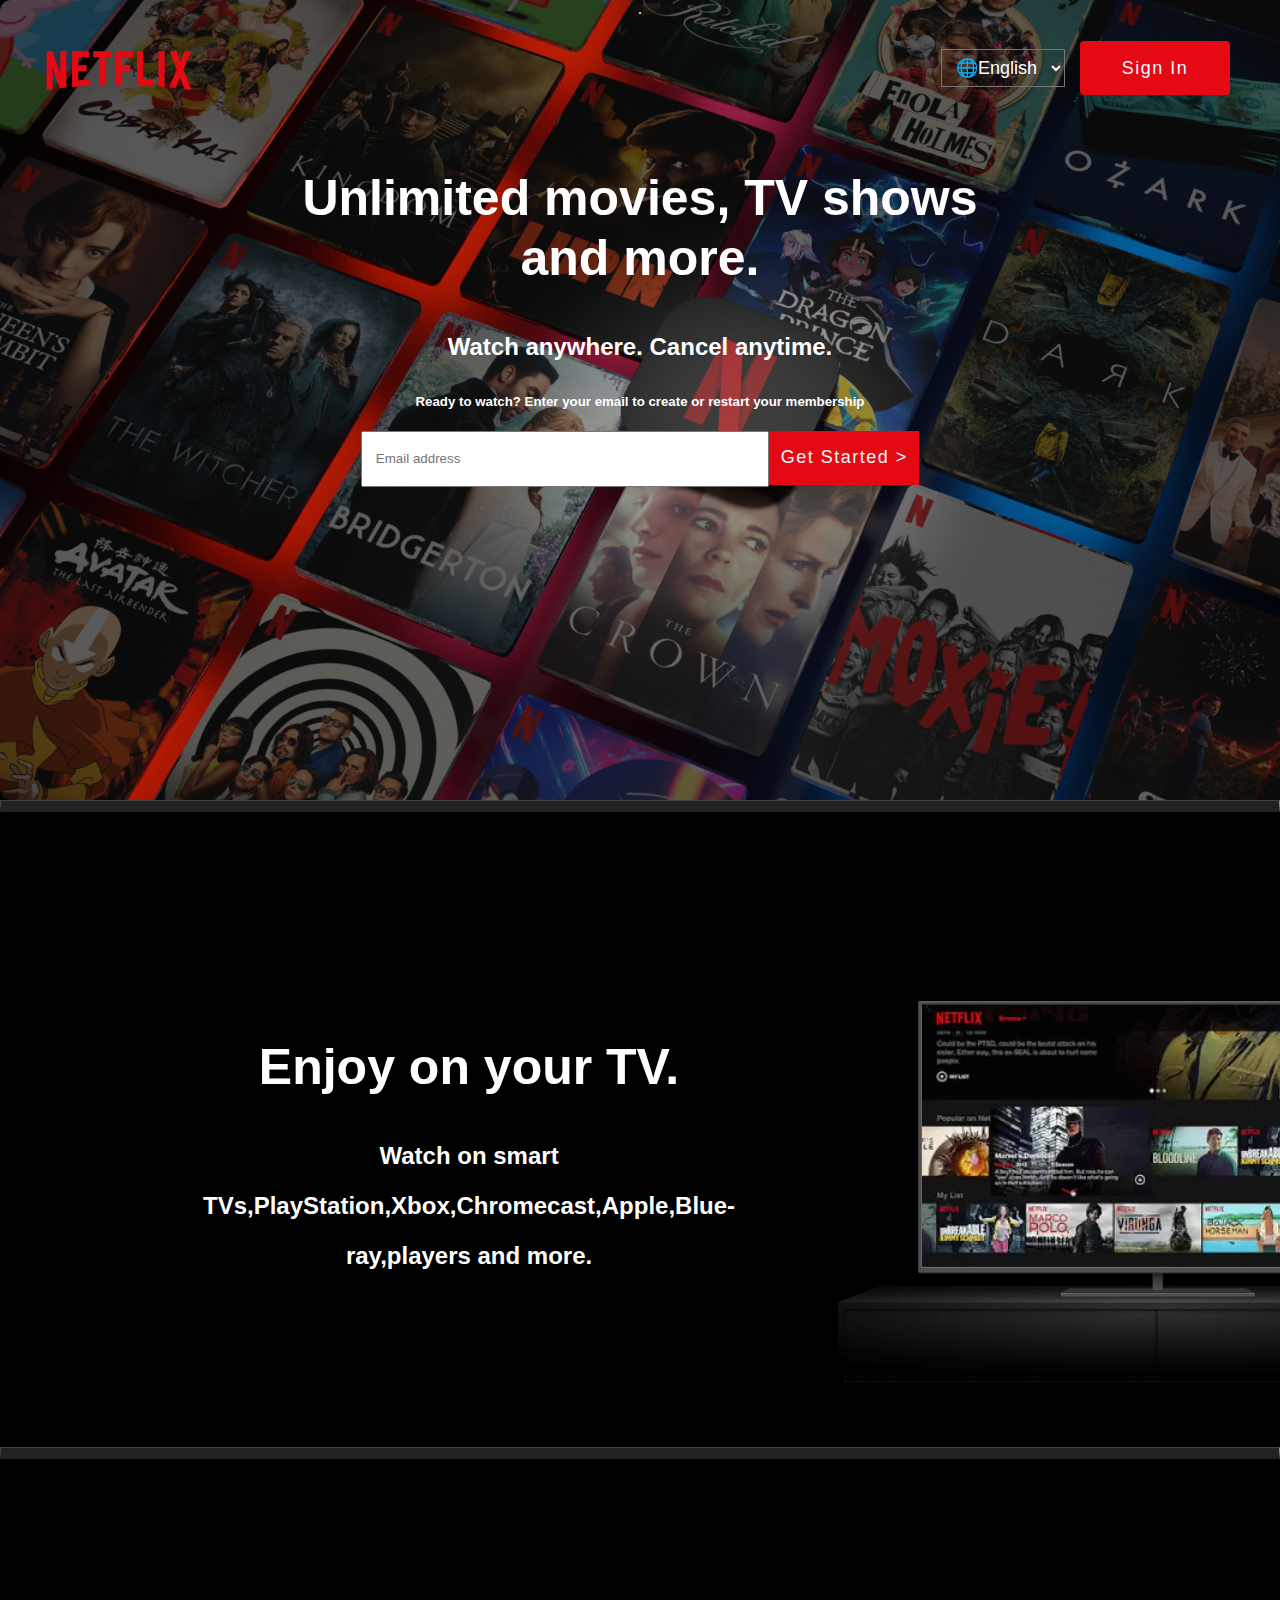
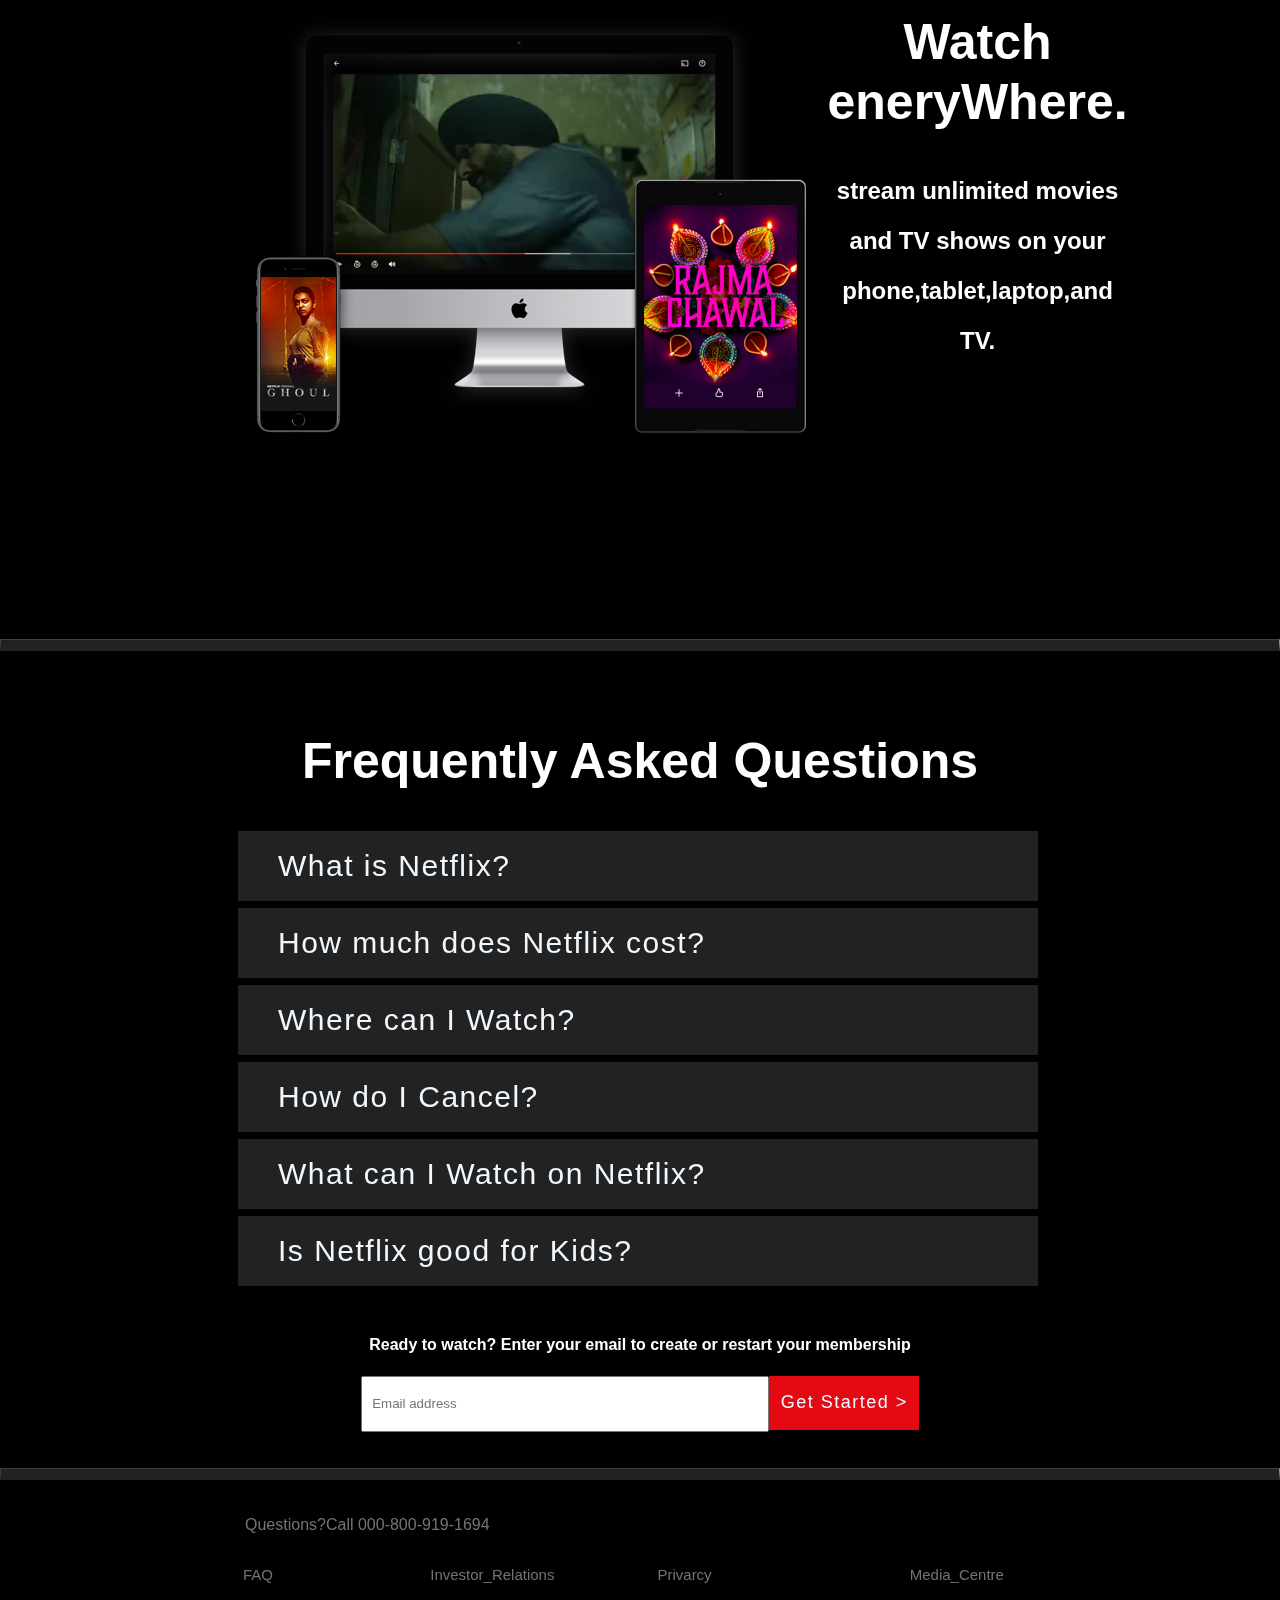
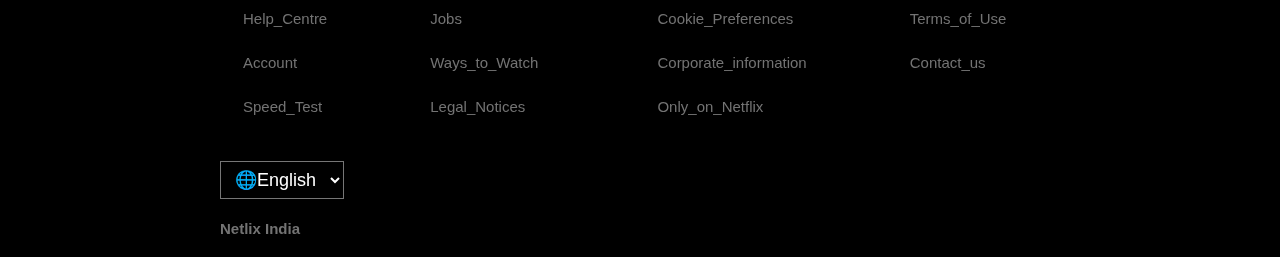
<file: index.html>
<!DOCTYPE html>
<html lang="en">
<head>
    <meta charset="UTF-8">
    <meta http-equiv="X-UA-Compatible" content="IE=edge">
    <meta name="viewport" content="width=device-width, initial-scale=1.0">
    <title>Netflix</title>
    <link rel="stylesheet" href="/style.css">
    <link rel="icon" href="/img/netflix-3521600-2945044.webp">
</head>
<body>
    <div id="xyz">

    
    <div class="header">
        .
        <div id="logo">
            <a href="/login.html"><img src="/img/580b57fcd9996e24bc43c529.png" height="100px" alt=""></a>
        </div>
        
        
        
        <div class="container">
            <nav class="navbar">
                <!-- <div class="left">
                    <img src="img/580b57fcd9996e24bc43c529.png" alt="">
                </div> -->
                <div class="right">
                    <select name="language" class="language">
                        <option value="English">🌐English</option>
                        <option value="Hindi">🌐Hindi</option>
                    </select>
                    <button><a href="/login.html">Sign In</a></button>
                </div>
            </nav>
           
        
    </div>
    <div class="container">
        <div class="title">
           <div class="sub-title">
            <h1>Unlimited movies, TV  shows <br> and more.</h1>
            <h2>Watch anywhere. Cancel anytime.</h2>
            <h5>Ready to watch? Enter your email to create or restart your membership</h5>
            <form action="">
                <input type="email" name="" placeholder="   Email address" class="email">
                <button><a class="get" href="#">Get Started ></a></button>
            </form>
           </div>

        </div>

    </div>
    </div>
    <!-- <div class="enjoy">
        <div class="sub-enjoy">
            
        
        <td><h1>Enjoy on your TV.</h1>
            <h2>Watch on smart TVs,PlayStation,Xbox,Chromecast,Apple,Blue-ray,players and more.</h2></td>
        <td><img src="/img/tv.png" alt="">
            <video src="/video/H95B.mp4" autoplay loop  ></video></td>
        </div>
       
            
        
        
    </div> -->
    <hr><br><br><br><br>
    <div class="download">
        <table>
            <tr>
                <td><h1>Enjoy on your TV.</h1>
                    <h2>Watch on smart TVs,PlayStation,Xbox,Chromecast,Apple,Blue-ray,players and more.</h2></td>
                    <td><img src="/img/tv.png" alt="">
                        <video src="/video/H95B.mp4" autoplay  loop  ></video></td>
            </tr>
        </table>
    </div><br><br><br><br><br><br><br><br>
    <hr>
    <div class="main-download">
        <table>
            <tr>
                <td><img src="/img/device-pile-in.png"  alt="">
                    <video src="/video/video-devices-in.m4v"  autoplay loop  ></video></td>
                <td ><h1>Watch eneryWhere.</h1>
                    <h2>stream unlimited movies and TV shows on your phone,tablet,laptop,and TV.</h2></td>
            </tr>
        </table>

    </div>
    
    <hr style="margin-top: 250px;">
    <div class="Frequently">
        <div class="sub-Frequently">
            <h1 style="margin-top: 80px;">Frequently Asked Questions</h1> <div class="freq">

            <button class="sub-freq"><a href="">What is Netflix?</a></button><br>
            <button class="sub-freq"><a href="">How much does Netflix cost?</a></button><br>
            <button class="sub-freq"><a href="">Where can I Watch?</a></button><br>
            <button class="sub-freq"><a href=""> How do I Cancel?</a></button><br>
            <button class="sub-freq"><a href="">What can I Watch on Netflix?</a></button><br>
            <button class="sub-freq"><a href="">Is Netflix good for Kids?</a></button>

            </div>
            

        </div>
    </div>
    
    <div class="container">
        <div class="title">
           <div class="sub-title" style="margin-top: 50px;">
            
            <h4>Ready to watch? Enter your email to create or restart your membership</h4>
            <form action="">
                <input type="email" name="" placeholder="  Email address" class="email">
                <button><a class="get" href="#">Get Started ></a></button>
            </form>
           </div>

        </div>

    </div>
    <br><br><hr><br><br>
    <p id="h3">Questions?Call 000-800-919-1694</p><br>
    <div class="footer">
            <table id="table">
                <tr>
                    <td><a href="#">FAQ</a></td>
                    <td><a href="#">Investor_Relations</a></td>
                    <td><a href="#">Privarcy</a></td>
                    <td><a href="#">Media_Centre</a></td>

                    
                </tr>
                <tr>
                    <td><a href="#">Help_Centre</a></td>
                    <td><a href="#">Jobs</a></td>
                    <td><a href="#">Cookie_Preferences</a></td>
                    <td><a href="#">Terms_of_Use</a></td>
                    
                </tr>
                <tr>
                    <td><a href="#">Account</a></td>
                    <td><a href="#">Ways_to_Watch</a></td>
                    <td><a href="#">Corporate_information</a></td>
                    <td><a href="#">Contact_us</a></td>
                    
                </tr>
                <tr>
                    <td><a href="#">Speed_Test</a></td>
                    <td><a href="#">Legal_Notices</a></td>
                    <td><a href="#">Only_on_Netflix</a></td>
                </tr>
            </table>
    </div> 
    
    <div id="container">
        <nav class="navbar">
            <!-- <div class="left">
                <img src="img/580b57fcd9996e24bc43c529.png" alt="">
            </div> -->
            <div class="right">
                <select name="language" class="language">
                    <option value="English">🌐English</option>
                    <option value="Hindi">🌐Hindi</option>
                </select>
               
            </div>
        </nav>
        
       
    
</div>
</div>
<h4 id="abc">Netlix India</h4>
</body>
</html>
</file>
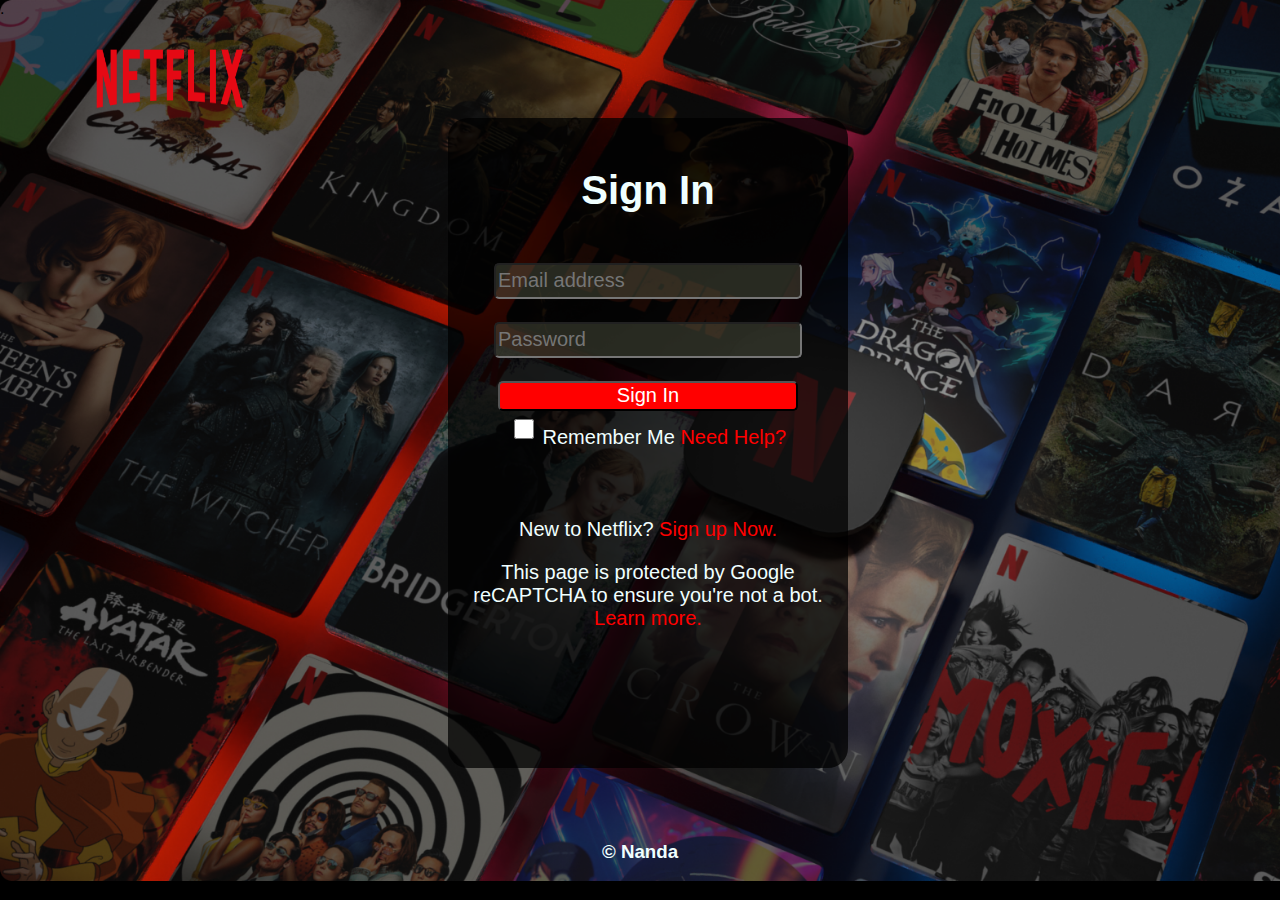
<file: login.html>
<!DOCTYPE html>
<html lang="en">
<head>
    <meta charset="UTF-8">
    <meta http-equiv="X-UA-Compatible" content="IE=edge">
    <meta name="viewport" content="width=device-width, initial-scale=1.0">
    <title>Netflix</title>
    <link rel="stylesheet" href="/logoin.css">
    <link rel="icon" href="/img/netflix-3521600-2945044.webp">
</head>
<body>
    <div class="header">
        <img id="logo" src="/img/580b57fcd9996e24bc43c529.png" alt="">
</div>
.
    <div class="main-header">
        <div class="sub-header"><br>
            <h1 id="h1">Sign In</h1>
            <br>
            <form action="">
                <input type="text" placeholder="Email address" name="" class="place"><br><br>
                <input placeholder="Password" type="password" name="" class="place"><br><br>
                <input type="submit" id="signin" value="Sign In"><br>
                <input type="checkbox" name="" id="check">
                <label for="">Remember Me</label>
                <label for=""><a href="">Need Help?</a></label><br><br><br><br>

                New to Netflix? <a href="">Sign up Now.</a>
                <p>This page is protected by Google reCAPTCHA  to ensure you're not a bot. <a href="">Learn more.</a></p>
            </form>
            
        </div>
    </div>
    <br><br><br>
    <div class="footer">
        <div class="sub-footer">
            <h3>© Nanda</h3>
        </div>
    </div>
</body>
</html>
</file>
<file: style.css>
body{
    
    color: rgb(255, 255, 255);
    font-family: 'Segoe UI', Tahoma, Geneva, Verdana, sans-serif;
    /* text-align: center; */
    margin: 0%;
    background-color: black;
    
    
}
/* .get{
    background-color: red;
    height: 200px;
    margin: 0%;
} */
.get{
    margin-left: -5;
}
.header{
    background-image: url(/img/0af6ce3e-b27a-4722-a5f0-e32af4df3045_what_is_netflix_5_en.png );
    background-repeat: no-repeat;
    background-size: cover;
    height: 800px;
}

#logo{
    position: absolute;
    left: 0%;
    margin-left: 30px;
}
ol{
    position: absolute;
    right: 0%;
    margin-right: 30px;
    /* word-spacing: 30px; */
}
.title{
    top: 30px;
}
.email{
    width: 400px;
    height: 50px;
}
h1{
    margin-top: 150px;
    font-size: 50px;
    
}
button{
    background-color: #e50914;
    height: 54px;
    
    letter-spacing: 1.5px;
    color: aliceblue;
    width: 150px;
    font-size: 18px;
    /* border-radius: 5px; */
    border-color: #e50914;
    margin-left: -4px;
    border: 0ch;
    
}
a{
    text-decoration: none;
    color: aliceblue;

}
.sign{
    position: absolute;
    right: 0%;
    margin-right: 30px;
    word-spacing: 20px;
    margin-top: 20px;
}
.sign #sub-sign{
    background-color: red;
    
}
.container .navbar .right button{
    margin: auto;
    align-items: center;
    justify-content: center;
    font-size: 18px;
    font-weight: 400;
    padding: 7px 17px;
    background: #e50914;
    cursor: pointer;
    outline: none;
    border-radius: 4px;
    border: none;
}

.container .navbar .right{
    display: flex;
    height: 100px;
    float: right;
    position: absolute;
    right: 50px;
}
#container .navbar .right button{
    margin: auto;
    align-items: center;
    justify-content: center;
    font-size: 18px;
    font-weight: 400;
    padding: 7px 17px;
    background: #e50914;
    cursor: pointer;
    /* color: #737373 !important; */
    outline: none;
    border-radius: 4px;
    border: none;
}
#container .navbar .right{
    display: flex;
    height: 100px;
    float: right;
    position: absolute;
    /* right: 50px; */
    left: 220px;
}
#xyz{
    text-align: center;
    /* color: #737373; */
}
#abc{
    margin-top: 90px;
    margin-left: 220px;
    color: #737373;
    font-size: 15px;
}
.container .navbar .right .language{
    margin: auto;
    align-items: center;
    justify-content: center;
    font-size: 18px;
    padding: 7px 10px;
    color: white !important;
    background: none ;
    cursor: pointer;
    margin-right: 15px;
}
#container .navbar .right .language{
    margin: auto;
    align-items: center;
    justify-content: center;
    font-size: 18px;
    padding: 7px 10px;
    color: white;
    background: none;
    cursor: pointer;
    margin-right: 15px;
}
.container .navbar .right .language option{
    background-color: grey;
}
#container .navbar .right .language option{
    background-color: grey;
    /* color: #737373; */
}

h1 {
    line-height: 60px;
}
h2{
    line-height: 50px;
}
.enjoy{
    background-color: black;
    display: inline;
}
.enjoy h1{
    margin: 0%;
}
.enjoy .sub-enjoy{
   margin: 150px;
   /* display: inline-block; */


}
video{
    /* margin-left:100px; */
    /* position: absolute; */
   margin-left: 80px;
   margin-top: 100px;
}
img{
    position: absolute;
    
}

hr{
    
    margin: 0%;
    background-color: #222;
    height: 3px;
    border-color: rgb(154, 135, 135);
    border-bottom: 8px solid #222;
}
table{
   
    margin-left: 200px;
    margin-right: 100px; 
}
.main-download table video{
    height: 220px;
    margin-left: 130px;


}
.main-download table img{
    margin-top: 40px;
    
}
.main-download table{
   
    margin-left: 200px;
    margin-right: 50px; 
}
.Frequently .sub-Frequently .freq .sub-freq{
    margin-top: 7px;
    width: 800px;
    border-radius: 0%;
    height: 70px;
    background-color: #222;
    border-color: #222;
    color: aliceblue;
    text-align: start;
    padding-left: 40px;
    font-size: 30px;
}
.copy .sub-copy h2{
    font-size: 30px;
    font-family: 'Franklin Gothic Medium', 'Arial Narrow', Arial, sans-serif;
}
.footer{
    background-color: rgba(0, 0, 0, 0.03);
    /* height: 400px; */
    color: #737373;
    margin-left: 40px;
    

    
    
    
}
.footer #table{
    
    font-size: 15px;
    color: #737373 !important;
    word-spacing: 200px;
    line-height: 40px;
    margin-left: 200px;
    margin-right: auto;
    text-align: left;
    justify-content: center;
    
    
}
td{
    padding-right: 100px;
}
#h3{
    color: #737373 !important;
    margin: 0%;
    text-align: left;
    margin-left: 245px;
    text-align: justify;
}
tr a{
    color: #737373 !important;
}
/* @media only screen  and (max-width:426px  ) {
    body{
        background-color: rgb(0, 0, 0);
        background-image: url(/img/0af6ce3e-b27a-4722-a5f0-e32af4df3045_what_is_netflix_5_en.png);
        
    }   
    .header{
        background-image: url(/img/0af6ce3e-b27a-4722-a5f0-e32af4df3045_what_is_netflix_5_en.png );
        background-repeat: no-repeat;
        background-size: cover;
        width: 180%;
        height: 800px;
    } 
    .download table tr{
        font-size: 10px;
        margin-left: 0% !important;
    }
    .container .navbar .right .language{
        margin-left: 2000px;
    }                                                                                                                                                                                       
} */
</file>
<file: logoin.css>
body{
    background-image: url(/img/0af6ce3e-b27a-4722-a5f0-e32af4df3045_what_is_netflix_5_en.png);
    background-repeat: no-repeat;
    background-size: cover;
    font-family: sans-serif;
} 
body{
    margin: 0%;
    background-color: black;
}
.main-header .header .sub-header img{
    height: 100%;
    /* width: 100%; */

}
 .header #logo {
    position: absolute;
    height: 150px;
    width: 180px;
    /* margin-top: 10px; */
    margin-left: 80px;
}
.main-header .sub-header{
    background-color: rgba(0, 0, 0, 0.733);
    width: 400px;
    height: 650px;
    margin-left: 35%;
    margin-top: 100px;
    color: azure;
    text-align: center;
    font-size: 20px;
    border-radius: 20px;
}
.main-header .sub-header input{
    background-color: rgba(88, 92, 71, 0.437);
    width: 300px;
    height: 30px;
    border-radius: 5px;
}
.main-header .sub-header  #check{
    /* height: 20px; */
    width: 20px;
    
    
}
.main-header .sub-header #h1{
    margin-left: 0% !important;
    
}
.main-header .sub-header #signin{
    background-color: red;
    font-size: 20px;
    color: white;
}
.main-header .sub-header .place{
    font-size: 20px;
    color: aliceblue;
    

}
.footer .sub-footer h3{
    text-align: center;
    color: azure;
}
a{
    text-decoration: none;
    color: red;
}
a:hover{
    color: rgb(255, 149, 0);
}
</file>
